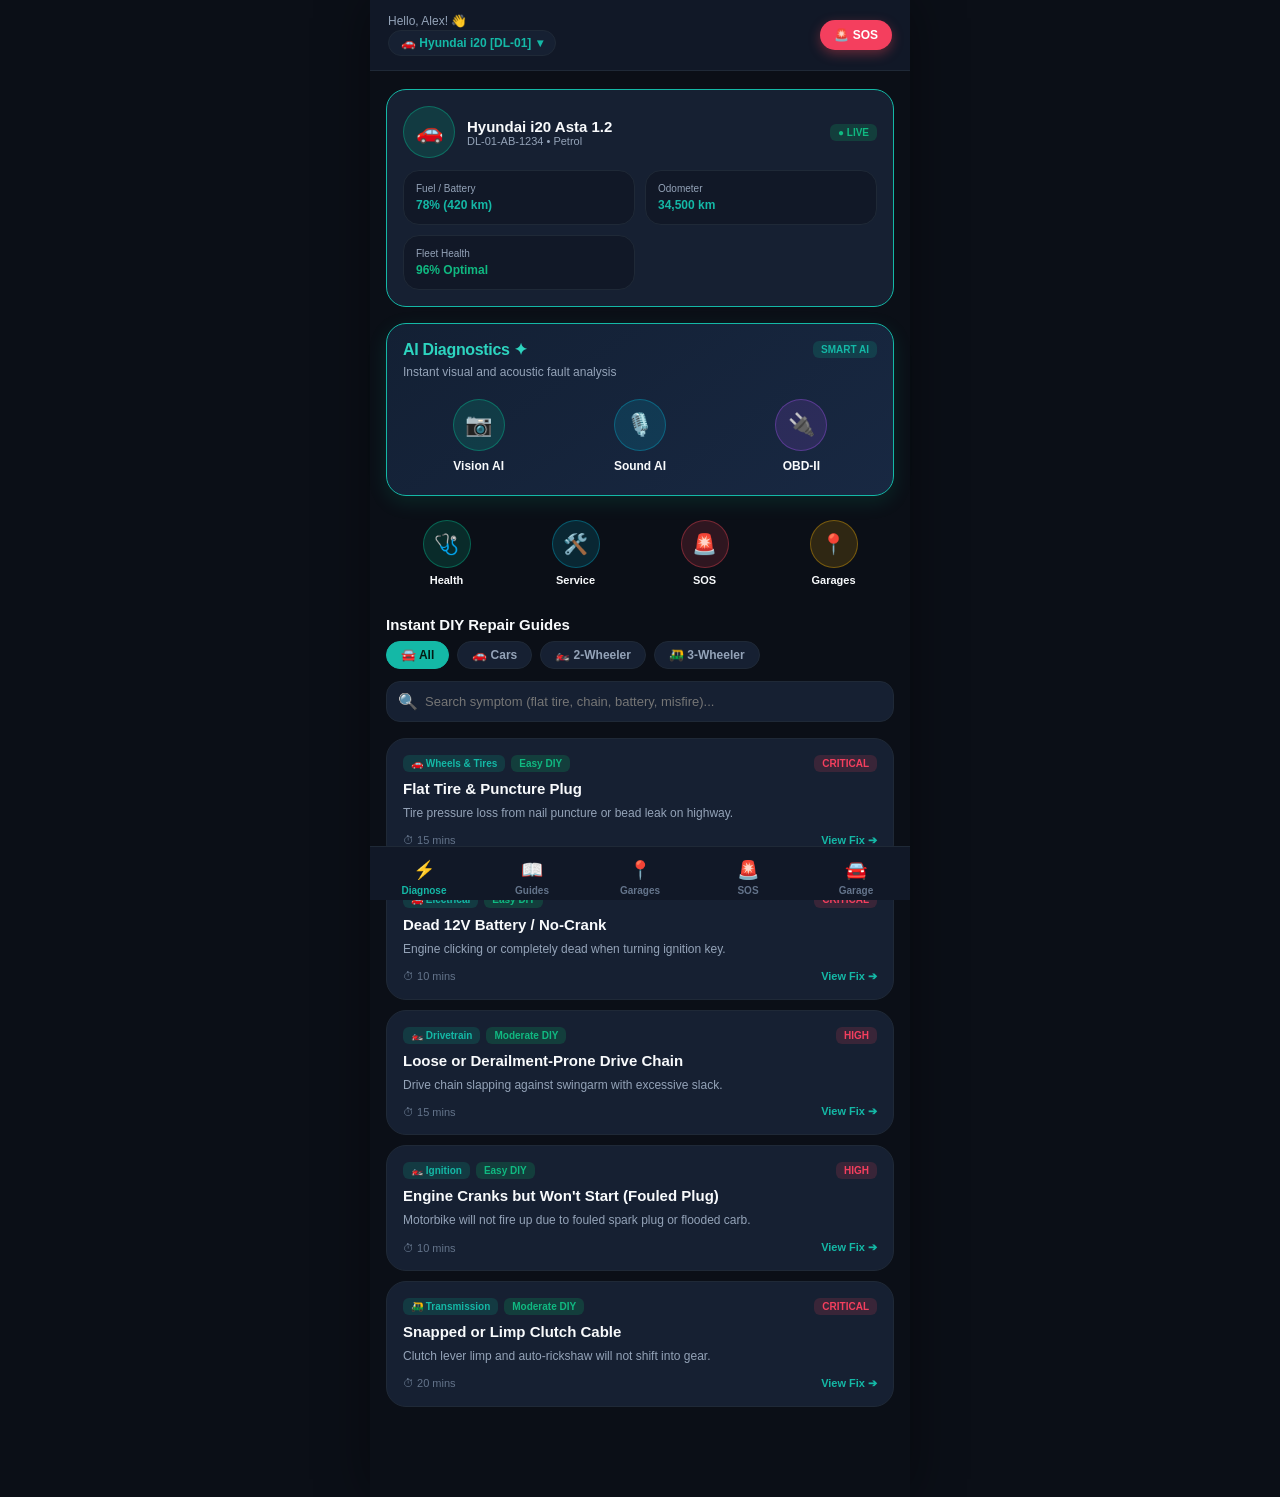
<file: index.html>
<!DOCTYPE html>
<html lang="en">
<head>
  <meta charset="UTF-8">
  <meta http-equiv="refresh" content="0; url=./web/index.html">
  <title>Pitstop ⚡ - Redirecting...</title>
  <script>
    window.location.href = "./web/index.html";
  </script>
</head>
<body style="background:#0B111C; color:#F0F6FC; font-family:sans-serif; display:flex; align-items:center; justify-content:center; height:100vh; margin:0;">
  <div style="text-align:center;">
    <h2>⚡ Loading Pitstop...</h2>
    <p><a href="./web/index.html" style="color:#00D29D;">Click here if you are not redirected automatically</a></p>
  </div>
</body>
</html>
</file>
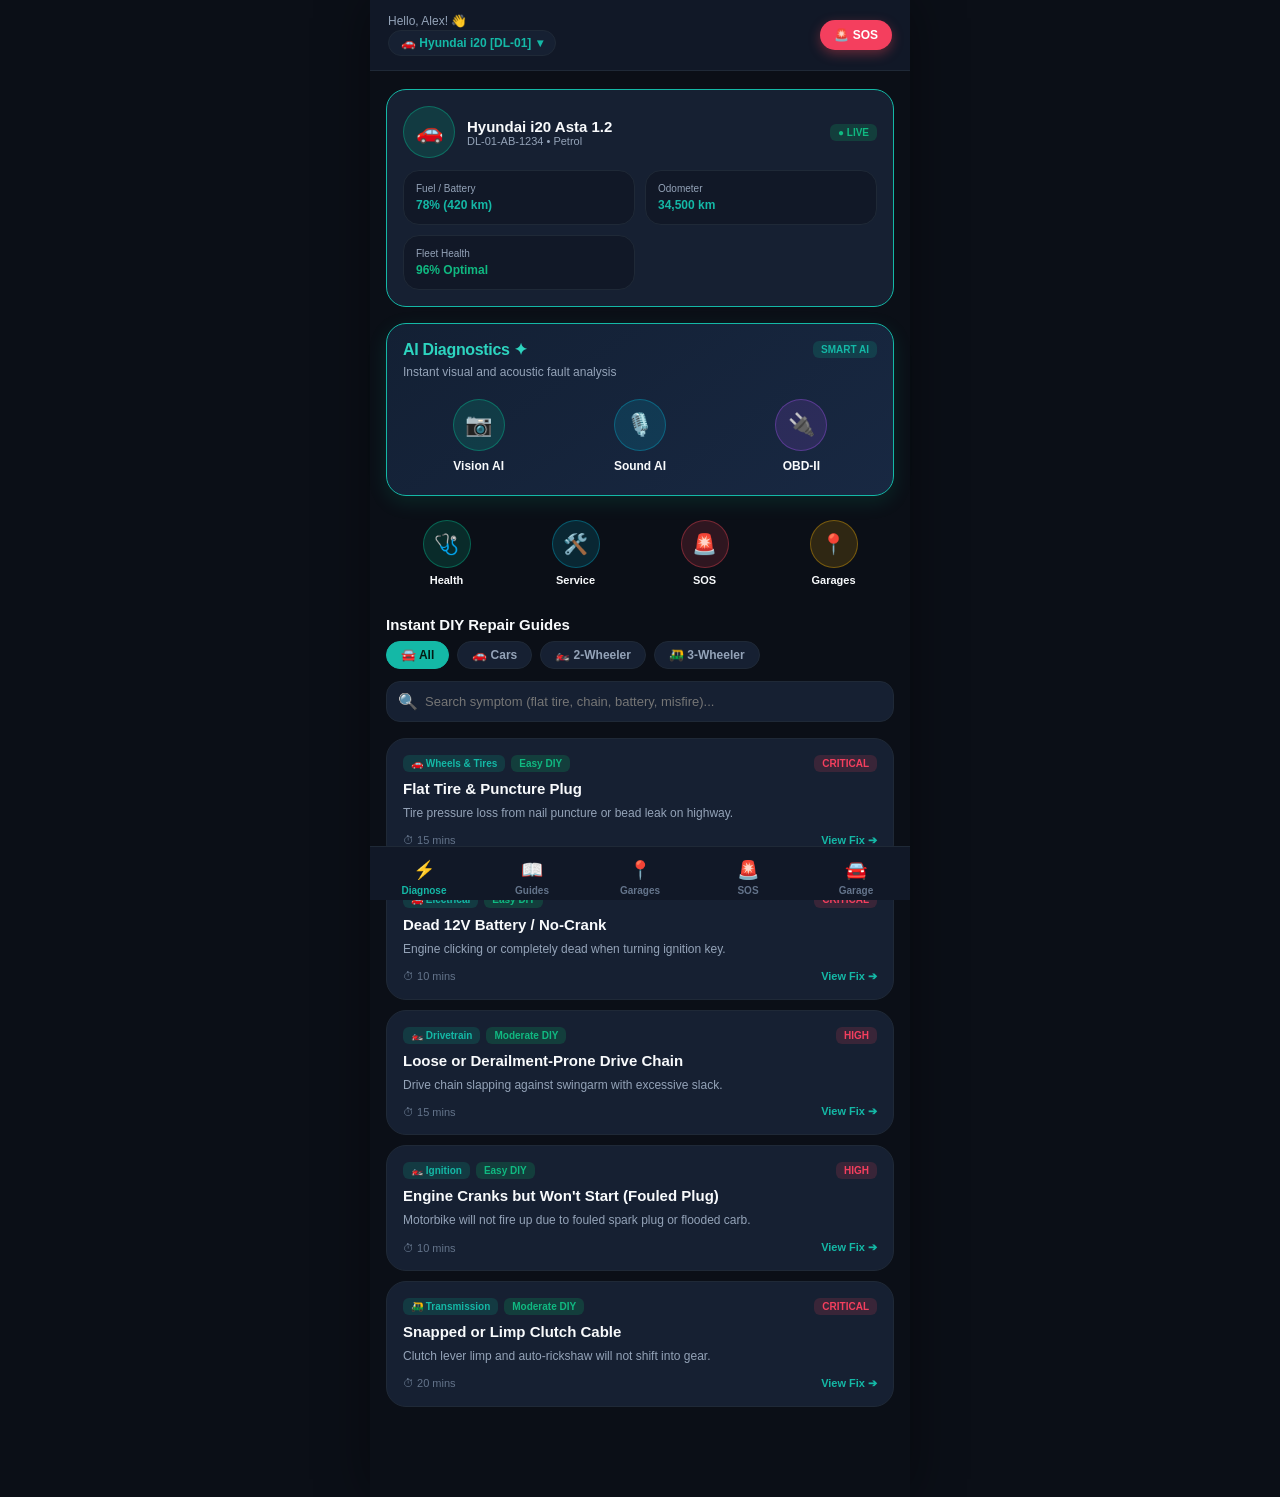
<file: web/index.html>
<!DOCTYPE html>
<html lang="en">
<head>
  <meta charset="UTF-8">
  <meta name="viewport" content="width=device-width, initial-scale=1, viewport-fit=cover, maximum-scale=1, user-scalable=no">
  <title>Pitstop ⚡ - Smart Diagnostics & Vehicle Super-App</title>
  
  <!-- PWA & Mobile Web Manifest -->
  <link rel="manifest" href="./manifest.json">
  <meta name="theme-color" content="#00D29D">
  
  <!-- Apple iOS Web App Meta Tags -->
  <meta name="apple-mobile-web-app-capable" content="yes">
  <meta name="apple-mobile-web-app-status-bar-style" content="black-translucent">
  <meta name="apple-mobile-web-app-title" content="Pitstop">
  <link rel="apple-touch-icon" href="data:image/svg+xml,<svg xmlns='http://www.w3.org/2000/svg' viewBox='0 0 100 100'><rect width='100' height='100' rx='24' fill='%230B111C'/><circle cx='50' cy='50' r='38' fill='%23132034' stroke='%2300D29D' stroke-width='4'/><text x='50%' y='60%' font-size='42' text-anchor='middle' fill='%2300D29D'>⚡</text></svg>">

  <!-- Stylesheet -->
  <link rel="stylesheet" href="./style.css">
</head>
<body>
  <div id="app-container">
    <!-- Header -->
    <header>
      <div class="header-left">
        <span class="greeting" id="userGreeting">Hello, Alex! 👋</span>
        <button class="vehicle-pill" id="btnSwitchVehicle">
          <span id="headerVehicleName">🚗 Hyundai i20 [DL-01]</span>
          <span>▾</span>
        </button>
      </div>
      <button class="sos-btn" id="btnQuickSosHeader">
        <span>🚨</span> SOS
      </button>
    </header>

    <!-- Main Content Area -->
    <main>
      <!-- TAB 1: DIAGNOSE & HOME -->
      <section id="tab-diagnose" class="tab-view active">
        <!-- Connected Vehicle Hero Stage Card -->
        <div class="card" style="border-color: var(--primary);">
          <div style="display: flex; align-items: center; justify-content: space-between;">
            <div style="display: flex; align-items: center; gap: 12px;">
              <div class="circle-icon circle-teal" style="font-size: 22px;">🚗</div>
              <div>
                <div style="font-weight: 700; font-size: 15px;" id="webStageVehicleName">Hyundai i20 Asta 1.2</div>
                <div style="font-size: 11px; color: var(--text-secondary);">DL-01-AB-1234 • Petrol</div>
              </div>
            </div>
            <span class="badge-tag success">● LIVE</span>
          </div>
          <div class="telemetry-grid" style="margin-top: 12px;">
            <div class="telemetry-item">
              <span style="font-size: 10px; color: var(--text-secondary);">Fuel / Battery</span>
              <span class="tele-value" style="font-size: 12px;">78% (420 km)</span>
            </div>
            <div class="telemetry-item">
              <span style="font-size: 10px; color: var(--text-secondary);">Odometer</span>
              <span class="tele-value" style="font-size: 12px;">34,500 km</span>
            </div>
            <div class="telemetry-item">
              <span style="font-size: 10px; color: var(--text-secondary);">Fleet Health</span>
              <span class="tele-value" style="font-size: 12px; color: var(--success);">96% Optimal</span>
            </div>
          </div>
        </div>

        <!-- AI Diagnostics Hero Card -->
        <div class="card card-hero">
          <div class="card-header-row">
            <span class="card-title">AI Diagnostics ✦</span>
            <span class="badge-tag">SMART AI</span>
          </div>
          <p class="card-subtitle">Instant visual and acoustic fault analysis</p>

          <!-- 3 Pinterest Circular Action Nodes -->
          <div class="ai-actions-grid">
            <button class="ai-node-btn" id="btnAiVision">
              <div class="circle-icon circle-teal">📷</div>
              <span class="node-label">Vision AI</span>
            </button>
            <button class="ai-node-btn" id="btnAiSound">
              <div class="circle-icon circle-cyan">🎙️</div>
              <span class="node-label">Sound AI</span>
            </button>
            <button class="ai-node-btn" id="btnAiObd">
              <div class="circle-icon circle-purple">🔌</div>
              <span class="node-label">OBD-II</span>
            </button>
          </div>
        </div>

        <!-- 4-Grid Pinterest Action Dock -->
        <div class="dock-grid">
          <button class="dock-item" id="btnDockHealth">
            <div class="circle-icon circle-teal">🩺</div>
            <span class="dock-label">Health</span>
          </button>
          <button class="dock-item" id="btnDockService">
            <div class="circle-icon circle-cyan">🛠️</div>
            <span class="dock-label">Service</span>
          </button>
          <button class="dock-item" id="btnDockSos">
            <div class="circle-icon circle-red">🚨</div>
            <span class="dock-label">SOS</span>
          </button>
          <button class="dock-item" id="btnDockGarages">
            <div class="circle-icon circle-amber">📍</div>
            <span class="dock-label">Garages</span>
          </button>
        </div>

        <!-- Active Service Tracker Card -->
        <div class="card" id="trackerCard" style="display: none; background: #162438; border-color: var(--primary);">
          <div class="card-header-row">
            <span style="font-size: 13px; font-weight: 700;" id="trackTitle">Periodic Service</span>
            <span class="badge-tag success" id="trackBadge">In-Progress</span>
          </div>
          <span style="font-size: 11px; color: var(--text-secondary);" id="trackSubtitle">Apex 24/7 Hub • Today 3:30 PM</span>
        </div>

        <!-- Instant Repair Guides Header & Filters -->
        <div style="display: flex; flex-direction: column; gap: 8px; margin-top: 6px;">
          <span style="font-size: 15px; font-weight: 700;">Instant DIY Repair Guides</span>
          
          <div class="chips-container">
            <button class="chip active" data-type="ALL">🚘 All</button>
            <button class="chip" data-type="CAR">🚗 Cars</button>
            <button class="chip" data-type="TWO_WHEELER">🏍️ 2-Wheeler</button>
            <button class="chip" data-type="THREE_WHEELER">🛺 3-Wheeler</button>
          </div>

          <div class="search-box">
            <span class="search-icon">🔍</span>
            <input type="text" id="inputSearchIssues" placeholder="Search symptom (flat tire, chain, battery, misfire)...">
          </div>
        </div>

        <!-- Issues List Container -->
        <div id="issuesListContainer" style="display: flex; flex-direction: column; gap: 10px;"></div>
      </section>

      <!-- TAB 2: FIX GUIDES -->
      <section id="tab-guides" class="tab-view">
        <span style="font-size: 17px; font-weight: 700;">Mechanic Manuals & DIY Guides</span>
        <div id="guidesListContainer" style="display: flex; flex-direction: column; gap: 10px;"></div>
      </section>

      <!-- TAB 3: GARAGES -->
      <section id="tab-garages" class="tab-view">
        <span style="font-size: 17px; font-weight: 700;">24/7 Certified Garages & Towing</span>
        <div id="garagesListContainer" style="display: flex; flex-direction: column; gap: 12px;"></div>
      </section>

      <!-- TAB 4: SOS BEACON -->
      <section id="tab-sos" class="tab-view">
        <div class="card" style="border-color: var(--emergency); background: rgba(255, 71, 87, 0.08);">
          <span style="font-size: 18px; font-weight: 800; color: var(--emergency);">🚨 Roadside Emergency SOS</span>
          <p style="font-size: 12px; color: var(--text-secondary); margin-top: 4px;">
            1-Tap emergency broadcast dispatches nearby tow trucks and sends your live GPS coordinates.
          </p>
          <div style="margin-top: 14px; display: flex; flex-direction: column; gap: 8px;">
            <button class="btn-primary" style="background: var(--emergency); color: white;" id="btnTriggerSos">
              🚨 Broadcast Emergency SOS Beacon
            </button>
            <a class="btn-primary" style="background: #25D366; color: white; text-decoration: none;" id="btnSosWhatsapp" href="#" target="_blank">
              💬 Dispatch via WhatsApp (1-Tap)
            </a>
          </div>
        </div>
      </section>

      <!-- TAB 5: MY GARAGE & SETTINGS -->
      <section id="tab-mygarage" class="tab-view">
        <span style="font-size: 17px; font-weight: 700;">My Garage & Settings</span>
        
        <!-- Profile Card -->
        <div class="card">
          <div style="display: flex; align-items: center; gap: 12px;">
            <div class="circle-icon circle-teal">👤</div>
            <div>
              <div style="font-weight: 700;">Alex Driver</div>
              <div style="font-size: 11px; color: var(--text-secondary);">alex.driver@pitstop.io</div>
            </div>
          </div>
        </div>

        <!-- Vehicle Health Telemetry Card -->
        <div class="card" style="border-color: var(--primary);">
          <div class="card-header-row">
            <span class="card-title">🩺 Live Vehicle Telemetry</span>
            <span class="badge-tag success">96% OPTIMAL</span>
          </div>
          <div class="telemetry-grid" style="margin-top: 12px;">
            <div class="telemetry-item">
              <span style="font-size: 11px; color: var(--text-secondary);">Engine Temp</span>
              <span class="tele-value">91°C</span>
            </div>
            <div class="telemetry-item">
              <span style="font-size: 11px; color: var(--text-secondary);">12V Battery</span>
              <span class="tele-value">12.6V</span>
            </div>
            <div class="telemetry-item">
              <span style="font-size: 11px; color: var(--text-secondary);">Brake Pads</span>
              <span class="tele-value">84%</span>
            </div>
            <div class="telemetry-item">
              <span style="font-size: 11px; color: var(--text-secondary);">Engine Oil</span>
              <span class="tele-value">88%</span>
            </div>
          </div>
        </div>

        <!-- Vehicle Library Card -->
        <div class="card" id="btnOpenWebLibrary" style="cursor: pointer; border-color: var(--primary);">
          <div style="display: flex; align-items: center; justify-content: space-between;">
            <div style="display: flex; align-items: center; gap: 10px;">
              <div class="circle-icon circle-teal">📚</div>
              <div>
                <div style="font-weight: 700; font-size: 14px;">Vehicle Specs Library</div>
                <div style="font-size: 11px; color: var(--text-secondary);">Browse 100+ OEM specs &amp; maintenance tables</div>
              </div>
            </div>
            <span style="font-size: 12px; color: var(--primary); font-weight: 700;">Explore ➔</span>
          </div>
        </div>

        <!-- Appearance Switcher Card -->
        <div class="card">
          <div class="card-header-row">
            <span style="font-size: 14px; font-weight: 700;">🌓 Appearance Mode</span>
          </div>
          <div style="display: flex; gap: 8px; margin-top: 10px;">
            <button class="chip active" id="btnThemeDark">🌙 Dark</button>
            <button class="chip" id="btnThemeLight">☀️ Light</button>
          </div>
        </div>

        <!-- Settings Quick Link -->
        <div class="card" id="btnOpenWebSettings" style="cursor: pointer;">
          <div style="display: flex; align-items: center; justify-content: space-between;">
            <div style="display: flex; align-items: center; gap: 10px;">
              <div class="circle-icon circle-purple">⚙️</div>
              <div>
                <div style="font-weight: 700; font-size: 14px;">Settings &amp; Safety</div>
                <div style="font-size: 11px; color: var(--text-secondary);">Emergency contact, metric units, cache</div>
              </div>
            </div>
            <span style="font-size: 12px; color: var(--text-secondary);">Open ➔</span>
          </div>
        </div>
      </section>
    </main>

    <!-- MODAL: Vehicle Library -->
    <div class="modal-overlay" id="modalVehicleLibrary">
      <div class="modal-sheet">
        <div class="modal-header">
          <span style="font-size: 16px; font-weight: 700;">📚 Vehicle Specs Library</span>
          <button class="btn-close" aria-label="Close dialog" onclick="closeModals()">✕</button>
        </div>
        <p style="font-size: 12px; color: var(--text-secondary);">
          Browse official OEM engine specs, oil grades, and recommended tire pressures.
        </p>
        <div id="webLibraryContainer" style="display: flex; flex-direction: column; gap: 10px; margin-top: 8px;"></div>
      </div>
    </div>

    <!-- MODAL: Settings -->
    <div class="modal-overlay" id="modalWebSettings">
      <div class="modal-sheet">
        <div class="modal-header">
          <span style="font-size: 16px; font-weight: 700;">⚙️ App Settings &amp; Preferences</span>
          <button class="btn-close" aria-label="Close dialog" onclick="closeModals()">✕</button>
        </div>
        <div style="display: flex; flex-direction: column; gap: 12px;">
          <div class="card">
            <div style="font-weight: 700; font-size: 13px;">🚨 Emergency Contact Phone</div>
            <input type="tel" value="+91 98765 43210" style="width: 100%; margin-top: 6px; padding: 8px; border-radius: 8px; border: 1px solid var(--card-stroke); background: var(--bg-surface); color: var(--text-primary);">
          </div>
          <div class="card" style="border-color: var(--primary); background: rgba(0, 210, 157, 0.06);">
            <div style="display: flex; align-items: center; justify-content: space-between;">
              <div>
                <div style="font-weight: 700; font-size: 13px; color: var(--primary);">📱 Pitstop for Android</div>
                <div style="font-size: 11px; color: var(--text-secondary); margin-top: 2px;">Download the full native Android app (.APK)</div>
              </div>
              <span class="badge-tag success">FREE</span>
            </div>
            <a href="https://github.com" target="_blank" id="linkDownloadApk" class="btn-primary" style="display: block; text-align: center; text-decoration: none; margin-top: 8px; padding: 8px; font-size: 12px;">📥 Download Android APK (5.2 MB)</a>
          </div>
          <div class="card">
            <div style="font-weight: 700; font-size: 13px;">💾 Offline Diagnostic Cache</div>
            <div style="font-size: 11px; color: var(--text-secondary); margin-top: 2px;">14.2 MB cached for offline roadside assistance</div>
            <button class="btn-primary" style="margin-top: 8px; padding: 8px; font-size: 12px;" onclick="alert('✅ Offline diagnostic database is up to date!')">Verify Offline Cache</button>
          </div>
          <div class="card">
            <div style="font-weight: 700; font-size: 13px;">📜 Privacy Policy &amp; Terms</div>
            <div style="font-size: 11px; color: var(--text-secondary); margin-top: 2px;">Read our on-device privacy guarantee</div>
            <a href="./privacy_policy.html" target="_blank" style="display: inline-block; margin-top: 8px; font-size: 12px; color: var(--primary); text-decoration: none; font-weight: bold;">View Privacy Policy ➔</a>
          </div>
        </div>
      </div>
    </div>

    <!-- Bottom Navigation Dock -->
    <nav class="bottom-nav">
      <button class="nav-btn active" data-tab="tab-diagnose">
        <span class="nav-icon">⚡</span>
        <span>Diagnose</span>
      </button>
      <button class="nav-btn" data-tab="tab-guides">
        <span class="nav-icon">📖</span>
        <span>Guides</span>
      </button>
      <button class="nav-btn" data-tab="tab-garages">
        <span class="nav-icon">📍</span>
        <span>Garages</span>
      </button>
      <button class="nav-btn" data-tab="tab-sos">
        <span class="nav-icon">🚨</span>
        <span>SOS</span>
      </button>
      <button class="nav-btn" data-tab="tab-mygarage">
        <span class="nav-icon">🚘</span>
        <span>Garage</span>
      </button>
    </nav>

    <!-- MODAL: Service Booking -->
    <div class="modal-overlay" id="modalServiceBooking">
      <div class="modal-sheet">
        <div class="modal-header">
          <span style="font-size: 16px; font-weight: 700;">🛠️ Book Vehicle Service</span>
          <button class="btn-close" aria-label="Close dialog" onclick="closeModals()">✕</button>
        </div>
        <span style="font-size: 12px; color: var(--primary);" id="bookingSubtitle">For: 🚗 Hyundai i20 (DL-01-AB-1234)</span>
        
        <div style="display: flex; flex-direction: column; gap: 8px;">
          <span style="font-size: 12px; font-weight: 700; color: var(--text-secondary);">1. Choose Service Tier:</span>
          <div class="card" style="border-color: var(--primary);">
            <div style="font-weight: 700; font-size: 13px;">🛠️ Periodic Standard Maintenance</div>
            <div style="font-size: 11px; color: var(--primary); margin-top: 2px;">₹2,999 ($36) • 1.5 hrs • Synthetic Oil + 35-Pt Checkup</div>
          </div>
        </div>

        <button class="btn-primary" id="btnSubmitBooking">Confirm Service Booking ➔</button>
      </div>
    </div>

    <!-- MODAL: AI Vision Scanner -->
    <div class="modal-overlay" id="modalVisionScan">
      <div class="modal-sheet">
        <div class="modal-header">
          <span style="font-size: 16px; font-weight: 700;">📷 AI Vision Scanner</span>
          <button class="btn-close" aria-label="Close dialog" onclick="closeModals()">✕</button>
        </div>
        <p style="font-size: 12px; color: var(--text-secondary);">
          Take a photo or upload an image of your tire, engine compartment, or dashboard warning light.
        </p>
        <button class="btn-primary" id="btnSimulateVisionScan">📷 Capture &amp; Run AI Diagnostics</button>
      </div>
    </div>

    <!-- MODAL: AI Sound Analyzer -->
    <div class="modal-overlay" id="modalSoundScan">
      <div class="modal-sheet">
        <div class="modal-header">
          <span style="font-size: 16px; font-weight: 700;">🎙️ AI Sound Analyzer</span>
          <button class="btn-close" aria-label="Close dialog" onclick="closeModals()">✕</button>
        </div>
        <p style="font-size: 12px; color: var(--text-secondary);">
          Hold phone near the engine or wheels to classify mechanical knocks or squeals.
        </p>
        <button class="btn-primary" id="btnSimulateSoundScan">🎙️ Listen (3 Sec Acoustic Scan)</button>
      </div>
    </div>
  </div>

  <script src="./app.js"></script>
</body>
</html>
</file>
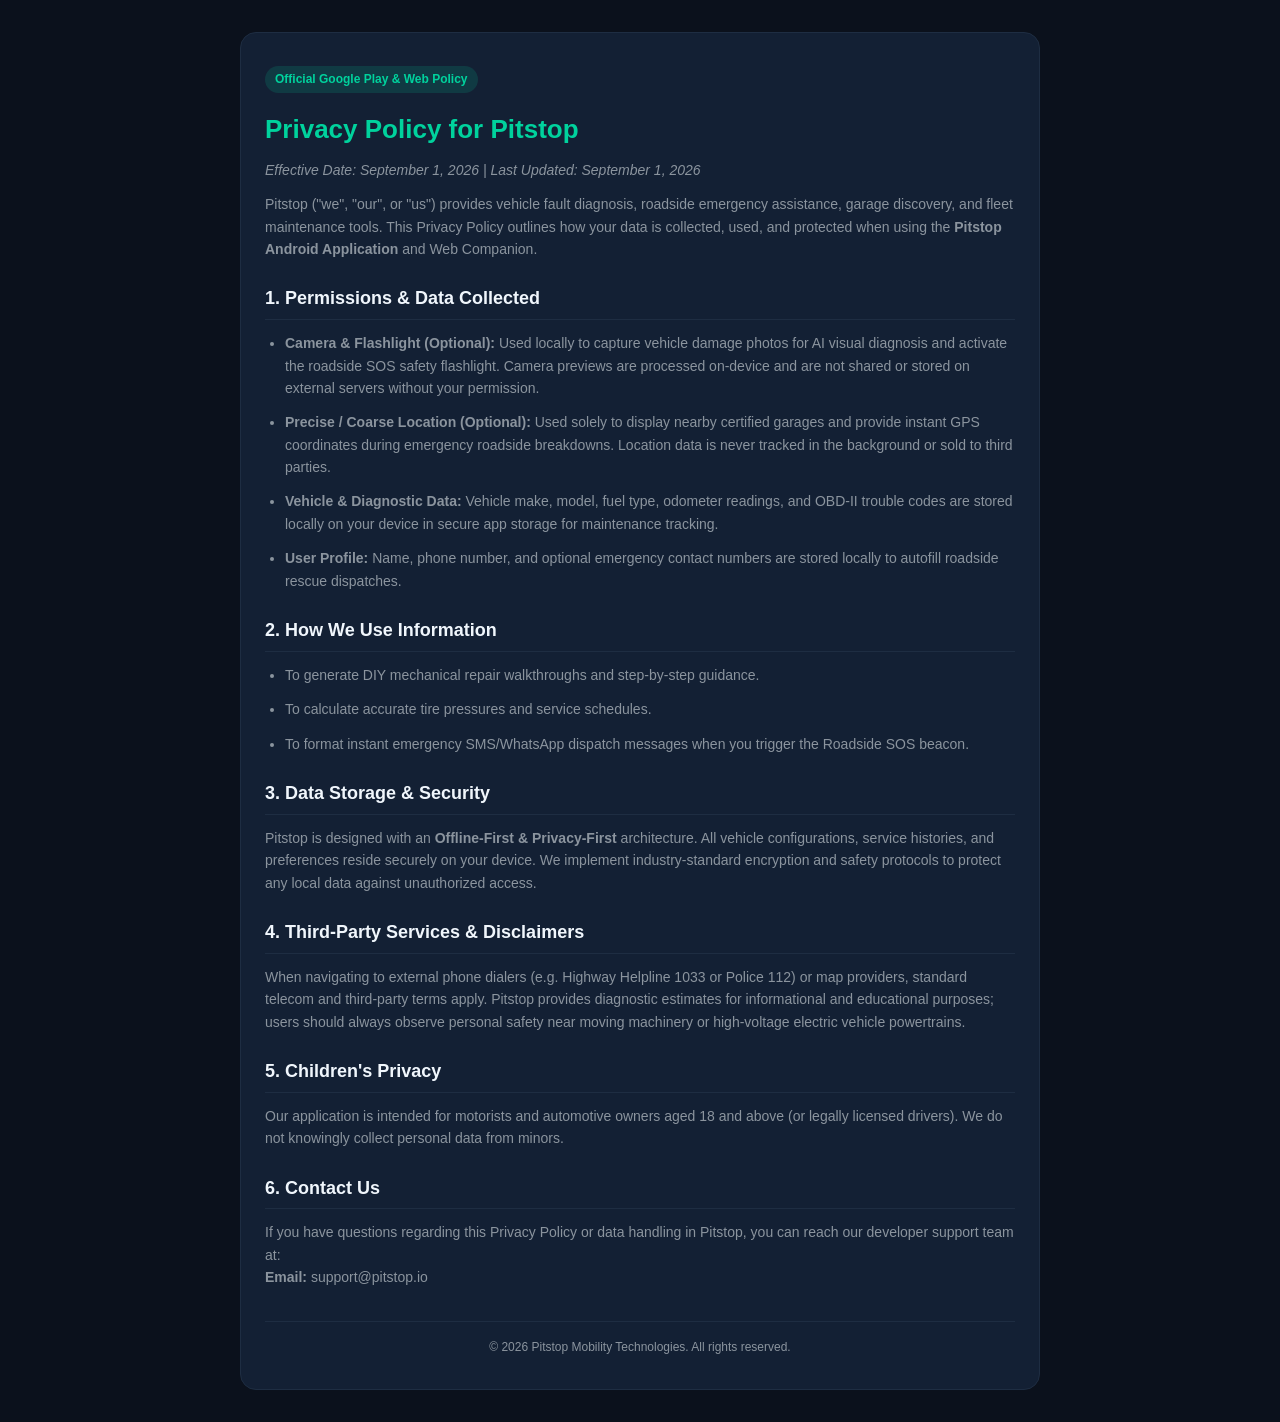
<file: privacy_policy.html>
<!DOCTYPE html>
<html lang="en">
<head>
  <meta charset="UTF-8">
  <meta name="viewport" content="width=device-width, initial-scale=1.0">
  <title>Privacy Policy - Pitstop Vehicle Diagnostics & Roadside Super-App</title>
  <style>
    :root {
      --bg-dark: #0B111C;
      --bg-card: #132034;
      --primary: #00D29D;
      --text-primary: #F0F6FC;
      --text-secondary: #8B949E;
      --card-stroke: #1E2D42;
    }
    * { box-sizing: border-box; margin: 0; padding: 0; }
    body {
      font-family: -apple-system, BlinkMacSystemFont, "Segoe UI", Roboto, Helvetica, Arial, sans-serif;
      background: var(--bg-dark);
      color: var(--text-primary);
      line-height: 1.6;
      padding: 32px 16px;
    }
    .container {
      max-width: 800px;
      margin: 0 auto;
      background: var(--bg-card);
      border: 1px solid var(--card-stroke);
      border-radius: 16px;
      padding: 32px 24px;
    }
    h1 { color: var(--primary); margin-bottom: 8px; font-size: 26px; }
    h2 { color: var(--text-primary); margin-top: 24px; margin-bottom: 12px; font-size: 18px; border-bottom: 1px solid var(--card-stroke); padding-bottom: 6px; }
    p, li { color: var(--text-secondary); font-size: 14px; margin-bottom: 12px; }
    ul { margin-left: 20px; margin-bottom: 16px; }
    .badge {
      display: inline-block;
      background: rgba(0, 210, 157, 0.15);
      color: var(--primary);
      padding: 4px 10px;
      border-radius: 20px;
      font-size: 12px;
      font-weight: bold;
      margin-bottom: 16px;
    }
    .footer {
      margin-top: 32px;
      text-align: center;
      font-size: 12px;
      color: var(--text-secondary);
      border-top: 1px solid var(--card-stroke);
      padding-top: 16px;
    }
  </style>
</head>
<body>
  <div class="container">
    <div class="badge">Official Google Play &amp; Web Policy</div>
    <h1>Privacy Policy for Pitstop</h1>
    <p><em>Effective Date: September 1, 2026 | Last Updated: September 1, 2026</em></p>

    <p>
      Pitstop ("we", "our", or "us") provides vehicle fault diagnosis, roadside emergency assistance, garage discovery, and fleet maintenance tools. This Privacy Policy outlines how your data is collected, used, and protected when using the <strong>Pitstop Android Application</strong> and Web Companion.
    </p>

    <h2>1. Permissions &amp; Data Collected</h2>
    <ul>
      <li><strong>Camera &amp; Flashlight (Optional):</strong> Used locally to capture vehicle damage photos for AI visual diagnosis and activate the roadside SOS safety flashlight. Camera previews are processed on-device and are not shared or stored on external servers without your permission.</li>
      <li><strong>Precise / Coarse Location (Optional):</strong> Used solely to display nearby certified garages and provide instant GPS coordinates during emergency roadside breakdowns. Location data is never tracked in the background or sold to third parties.</li>
      <li><strong>Vehicle &amp; Diagnostic Data:</strong> Vehicle make, model, fuel type, odometer readings, and OBD-II trouble codes are stored locally on your device in secure app storage for maintenance tracking.</li>
      <li><strong>User Profile:</strong> Name, phone number, and optional emergency contact numbers are stored locally to autofill roadside rescue dispatches.</li>
    </ul>

    <h2>2. How We Use Information</h2>
    <ul>
      <li>To generate DIY mechanical repair walkthroughs and step-by-step guidance.</li>
      <li>To calculate accurate tire pressures and service schedules.</li>
      <li>To format instant emergency SMS/WhatsApp dispatch messages when you trigger the Roadside SOS beacon.</li>
    </ul>

    <h2>3. Data Storage &amp; Security</h2>
    <p>
      Pitstop is designed with an <strong>Offline-First &amp; Privacy-First</strong> architecture. All vehicle configurations, service histories, and preferences reside securely on your device. We implement industry-standard encryption and safety protocols to protect any local data against unauthorized access.
    </p>

    <h2>4. Third-Party Services &amp; Disclaimers</h2>
    <p>
      When navigating to external phone dialers (e.g. Highway Helpline 1033 or Police 112) or map providers, standard telecom and third-party terms apply. Pitstop provides diagnostic estimates for informational and educational purposes; users should always observe personal safety near moving machinery or high-voltage electric vehicle powertrains.
    </p>

    <h2>5. Children's Privacy</h2>
    <p>
      Our application is intended for motorists and automotive owners aged 18 and above (or legally licensed drivers). We do not knowingly collect personal data from minors.
    </p>

    <h2>6. Contact Us</h2>
    <p>
      If you have questions regarding this Privacy Policy or data handling in Pitstop, you can reach our developer support team at:
      <br><strong>Email:</strong> support@pitstop.io
    </p>

    <div class="footer">
      &copy; 2026 Pitstop Mobility Technologies. All rights reserved.
    </div>
  </div>
</body>
</html>
</file>
<file: web/style.css>
:root {
  --primary: #14B8A6;
  --primary-variant: #0D9488;
  --primary-light: #2DD4BF;
  --secondary: #64748B;
  --emergency: #F43F5E;
  --success: #10B981;
  --warning: #F59E0B;
  --bg-dark: #0B0F17;
  --bg-surface: #111827;
  --bg-card: #162032;
  --bg-card-hover: #1E293B;
  --card-stroke: #1F2937;
  --text-primary: #F8FAFC;
  --text-secondary: #94A3B8;
  --text-muted: #64748B;
  --radius-card: 20px;
  --radius-pill: 24px;
  --safe-bottom: env(safe-area-inset-bottom, 16px);
}

@media (prefers-color-scheme: light) {
  :root.auto-theme, :root.light-theme {
    --primary: #0D9488;
    --primary-light: #14B8A6;
    --secondary: #475569;
    --emergency: #E11D48;
    --success: #059669;
    --warning: #D97706;
    --bg-dark: #F8FAFC;
    --bg-surface: #FFFFFF;
    --bg-card: #FFFFFF;
    --bg-card-hover: #F1F5F9;
    --card-stroke: #E2E8F0;
    --text-primary: #0F172A;
    --text-secondary: #334155;
    --text-muted: #64748B;
  }
}

:root.light-theme {
  --primary: #0D9488;
  --primary-light: #14B8A6;
  --secondary: #475569;
  --emergency: #E11D48;
  --success: #059669;
  --warning: #D97706;
  --bg-dark: #F8FAFC;
  --bg-surface: #FFFFFF;
  --bg-card: #FFFFFF;
  --bg-card-hover: #F1F5F9;
  --card-stroke: #E2E8F0;
  --text-primary: #0F172A;
  --text-secondary: #334155;
  --text-muted: #64748B;
}

:root.dark-theme {
  --primary: #14B8A6;
  --primary-light: #2DD4BF;
  --secondary: #64748B;
  --emergency: #F43F5E;
  --success: #10B981;
  --warning: #F59E0B;
  --bg-dark: #0B0F17;
  --bg-surface: #111827;
  --bg-card: #162032;
  --bg-card-hover: #1E293B;
  --card-stroke: #1F2937;
  --text-primary: #F8FAFC;
  --text-secondary: #94A3B8;
  --text-muted: #64748B;
}

* {
  box-sizing: border-box;
  margin: 0;
  padding: 0;
  -webkit-tap-highlight-color: transparent;
}

body {
  font-family: -apple-system, BlinkMacSystemFont, "Segoe UI", Roboto, "Helvetica Neue", Arial, sans-serif;
  background-color: var(--bg-dark);
  color: var(--text-primary);
  min-height: 100vh;
  display: flex;
  justify-content: center;
  overflow-x: hidden;
}

#app-container {
  width: 100%;
  max-width: 540px;
  min-height: 100vh;
  background-color: var(--bg-dark);
  display: flex;
  flex-direction: column;
  position: relative;
  box-shadow: 0 0 50px rgba(0, 0, 0, 0.4);
}

/* Header */
header {
  background-color: var(--bg-surface);
  padding: 14px 18px;
  display: flex;
  align-items: center;
  justify-content: space-between;
  border-bottom: 1px solid var(--card-stroke);
  position: sticky;
  top: 0;
  z-index: 50;
}

.header-left {
  display: flex;
  flex-direction: column;
  gap: 2px;
}

.greeting {
  font-size: 12px;
  color: var(--text-secondary);
}

.vehicle-pill {
  background: var(--bg-card);
  border: 1px solid var(--card-stroke);
  color: var(--primary);
  font-weight: 700;
  font-size: 12px;
  padding: 5px 12px;
  border-radius: var(--radius-pill);
  cursor: pointer;
  display: inline-flex;
  align-items: center;
  gap: 6px;
  transition: all 0.2s ease;
}

.vehicle-pill:hover {
  border-color: var(--primary);
  transform: translateY(-1px);
}

.sos-btn {
  background: var(--emergency);
  color: white;
  border: none;
  font-weight: 700;
  font-size: 12px;
  padding: 8px 14px;
  border-radius: var(--radius-pill);
  cursor: pointer;
  display: inline-flex;
  align-items: center;
  gap: 4px;
  box-shadow: 0 4px 12px rgba(255, 71, 87, 0.35);
  transition: all 0.2s ease;
}

.sos-btn:active {
  transform: scale(0.96);
}

/* Main Content Views */
main {
  flex: 1;
  padding: 18px 16px 90px 16px;
  display: flex;
  flex-direction: column;
  gap: 18px;
}

.tab-view {
  display: none;
  flex-direction: column;
  gap: 16px;
  animation: fadeIn 0.25s ease-out;
}

.tab-view.active {
  display: flex;
}

@keyframes fadeIn {
  from { opacity: 0; transform: translateY(6px); }
  to { opacity: 1; transform: translateY(0); }
}

/* Cards */
.card {
  background: var(--bg-card);
  border: 1px solid var(--card-stroke);
  border-radius: var(--radius-card);
  padding: 16px;
  transition: all 0.2s ease;
}

.card-hero {
  background: linear-gradient(145deg, #132034, #182842);
  border: 1px solid var(--primary);
  box-shadow: 0 6px 20px rgba(0, 210, 157, 0.12);
}

.light-theme .card-hero {
  background: linear-gradient(145deg, #E6FFFA, #F0FDFA);
  border: 1px solid var(--primary);
}

.card-header-row {
  display: flex;
  align-items: center;
  justify-content: space-between;
  margin-bottom: 6px;
}

.card-title {
  font-size: 16px;
  font-weight: 700;
  color: var(--primary-light);
  letter-spacing: -0.02em;
}

.light-theme .card-title {
  color: var(--primary);
}

.badge-tag {
  font-size: 10px;
  font-weight: 700;
  padding: 3px 8px;
  border-radius: 6px;
  background: rgba(0, 210, 157, 0.15);
  color: var(--primary);
}

.badge-tag.emergency {
  background: rgba(255, 71, 87, 0.15);
  color: var(--emergency);
}

.badge-tag.success {
  background: rgba(0, 230, 118, 0.15);
  color: var(--success);
}

.card-subtitle {
  font-size: 12px;
  color: var(--text-secondary);
}

/* Pinterest 3-Circle AI Grid */
.ai-actions-grid {
  display: grid;
  grid-template-columns: repeat(3, 1fr);
  gap: 10px;
  margin-top: 14px;
}

.ai-node-btn {
  background: transparent;
  border: none;
  display: flex;
  flex-direction: column;
  align-items: center;
  gap: 8px;
  cursor: pointer;
  padding: 6px;
  border-radius: 14px;
  transition: all 0.2s ease;
}

.ai-node-btn:hover {
  background: rgba(255, 255, 255, 0.05);
}

.circle-icon {
  width: 52px;
  height: 52px;
  border-radius: 50%;
  display: flex;
  align-items: center;
  justify-content: center;
  font-size: 22px;
  transition: transform 0.2s ease;
}

.ai-node-btn:active .circle-icon {
  transform: scale(0.92);
}

.circle-teal { background: rgba(0, 210, 157, 0.15); border: 1.5px solid rgba(0, 210, 157, 0.35); }
.circle-cyan { background: rgba(0, 180, 216, 0.15); border: 1.5px solid rgba(0, 180, 216, 0.35); }
.circle-purple { background: rgba(168, 85, 247, 0.15); border: 1.5px solid rgba(168, 85, 247, 0.35); }
.circle-red { background: rgba(255, 71, 87, 0.15); border: 1.5px solid rgba(255, 71, 87, 0.35); }
.circle-amber { background: rgba(255, 183, 3, 0.15); border: 1.5px solid rgba(255, 183, 3, 0.35); }

.node-label {
  font-size: 12px;
  font-weight: 700;
  color: var(--text-primary);
}

/* Pinterest 4-Grid Dock */
.dock-grid {
  display: grid;
  grid-template-columns: repeat(4, 1fr);
  gap: 8px;
}

.dock-item {
  background: transparent;
  border: none;
  display: flex;
  flex-direction: column;
  align-items: center;
  gap: 6px;
  cursor: pointer;
  padding: 8px 4px;
}

.dock-item .circle-icon {
  width: 48px;
  height: 48px;
  font-size: 20px;
}

.dock-label {
  font-size: 11px;
  font-weight: 600;
  color: var(--text-primary);
}

/* Chips Filter */
.chips-container {
  display: flex;
  gap: 8px;
  overflow-x: auto;
  padding-bottom: 4px;
  scrollbar-width: none;
}
.chips-container::-webkit-scrollbar { display: none; }

.chip {
  background: var(--bg-card);
  border: 1px solid var(--card-stroke);
  color: var(--text-secondary);
  font-size: 12px;
  font-weight: 600;
  padding: 6px 14px;
  border-radius: var(--radius-pill);
  cursor: pointer;
  white-space: nowrap;
  transition: all 0.2s ease;
}

.chip.active {
  background: var(--primary);
  color: #041A14;
  border-color: var(--primary);
  font-weight: 700;
}

/* Search Box */
.search-box {
  position: relative;
  display: flex;
  align-items: center;
}

.search-box input {
  width: 100%;
  background: var(--bg-card);
  border: 1px solid var(--card-stroke);
  color: var(--text-primary);
  padding: 12px 14px 12px 38px;
  border-radius: 14px;
  font-size: 13px;
  outline: none;
  transition: border-color 0.2s ease;
}

.search-box input:focus {
  border-color: var(--primary);
}

.search-icon {
  position: absolute;
  left: 12px;
  color: var(--primary);
  font-size: 16px;
}

/* Issue Cards List */
.issue-card {
  display: flex;
  flex-direction: column;
  gap: 8px;
  cursor: pointer;
}

.issue-card:hover {
  background: var(--bg-card-hover);
  border-color: var(--primary);
}

.issue-badges-row {
  display: flex;
  align-items: center;
  justify-content: space-between;
}

.badge-group {
  display: flex;
  gap: 6px;
}

.issue-title {
  font-size: 15px;
  font-weight: 700;
  color: var(--text-primary);
}

.issue-summary {
  font-size: 12px;
  color: var(--text-secondary);
  line-height: 1.4;
}

.issue-footer {
  display: flex;
  align-items: center;
  justify-content: space-between;
  margin-top: 4px;
}

/* Telemetry 2x2 Grid */
.telemetry-grid {
  display: grid;
  grid-template-columns: repeat(2, 1fr);
  gap: 10px;
}

.telemetry-item {
  background: var(--bg-surface);
  border: 1px solid var(--card-stroke);
  border-radius: 16px;
  padding: 12px;
  display: flex;
  flex-direction: column;
  gap: 4px;
}

.tele-value {
  font-size: 18px;
  font-weight: 800;
  color: var(--primary);
}

/* Bottom Navigation Dock */
.bottom-nav {
  position: fixed;
  bottom: 0;
  width: 100%;
  max-width: 540px;
  background: var(--bg-surface);
  border-top: 1px solid var(--card-stroke);
  display: grid;
  grid-template-columns: repeat(5, 1fr);
  padding: 8px 0 var(--safe-bottom) 0;
  z-index: 100;
}

.nav-btn {
  background: transparent;
  border: none;
  display: flex;
  flex-direction: column;
  align-items: center;
  gap: 4px;
  color: var(--text-muted);
  font-size: 10px;
  font-weight: 600;
  cursor: pointer;
  padding: 4px 0;
  transition: color 0.2s ease;
}

.nav-btn .nav-icon {
  font-size: 18px;
}

.nav-btn.active {
  color: var(--primary);
  font-weight: 700;
}

/* Modals */
.modal-overlay {
  display: none;
  position: fixed;
  inset: 0;
  background: rgba(0, 0, 0, 0.7);
  backdrop-filter: blur(4px);
  z-index: 200;
  align-items: flex-end;
  justify-content: center;
}

.modal-overlay.open {
  display: flex;
}

.modal-sheet {
  background: var(--bg-surface);
  border-top: 1px solid var(--card-stroke);
  border-radius: 24px 24px 0 0;
  width: 100%;
  max-width: 540px;
  max-height: 85vh;
  overflow-y: auto;
  padding: 20px;
  display: flex;
  flex-direction: column;
  gap: 16px;
  animation: slideUp 0.3s cubic-bezier(0.16, 1, 0.3, 1);
}

@keyframes slideUp {
  from { transform: translateY(100%); }
  to { transform: translateY(0); }
}

.modal-header {
  display: flex;
  align-items: center;
  justify-content: space-between;
}

.btn-close {
  background: transparent;
  border: none;
  color: var(--text-secondary);
  font-size: 20px;
  cursor: pointer;
}

.btn-primary {
  background: var(--primary);
  color: #041A14;
  font-weight: 700;
  border: none;
  border-radius: var(--radius-pill);
  padding: 12px;
  font-size: 14px;
  cursor: pointer;
  width: 100%;
  display: flex;
  align-items: center;
  justify-content: center;
  gap: 8px;
  transition: all 0.2s ease;
}

.btn-primary:active {
  transform: scale(0.98);
}
</file>
